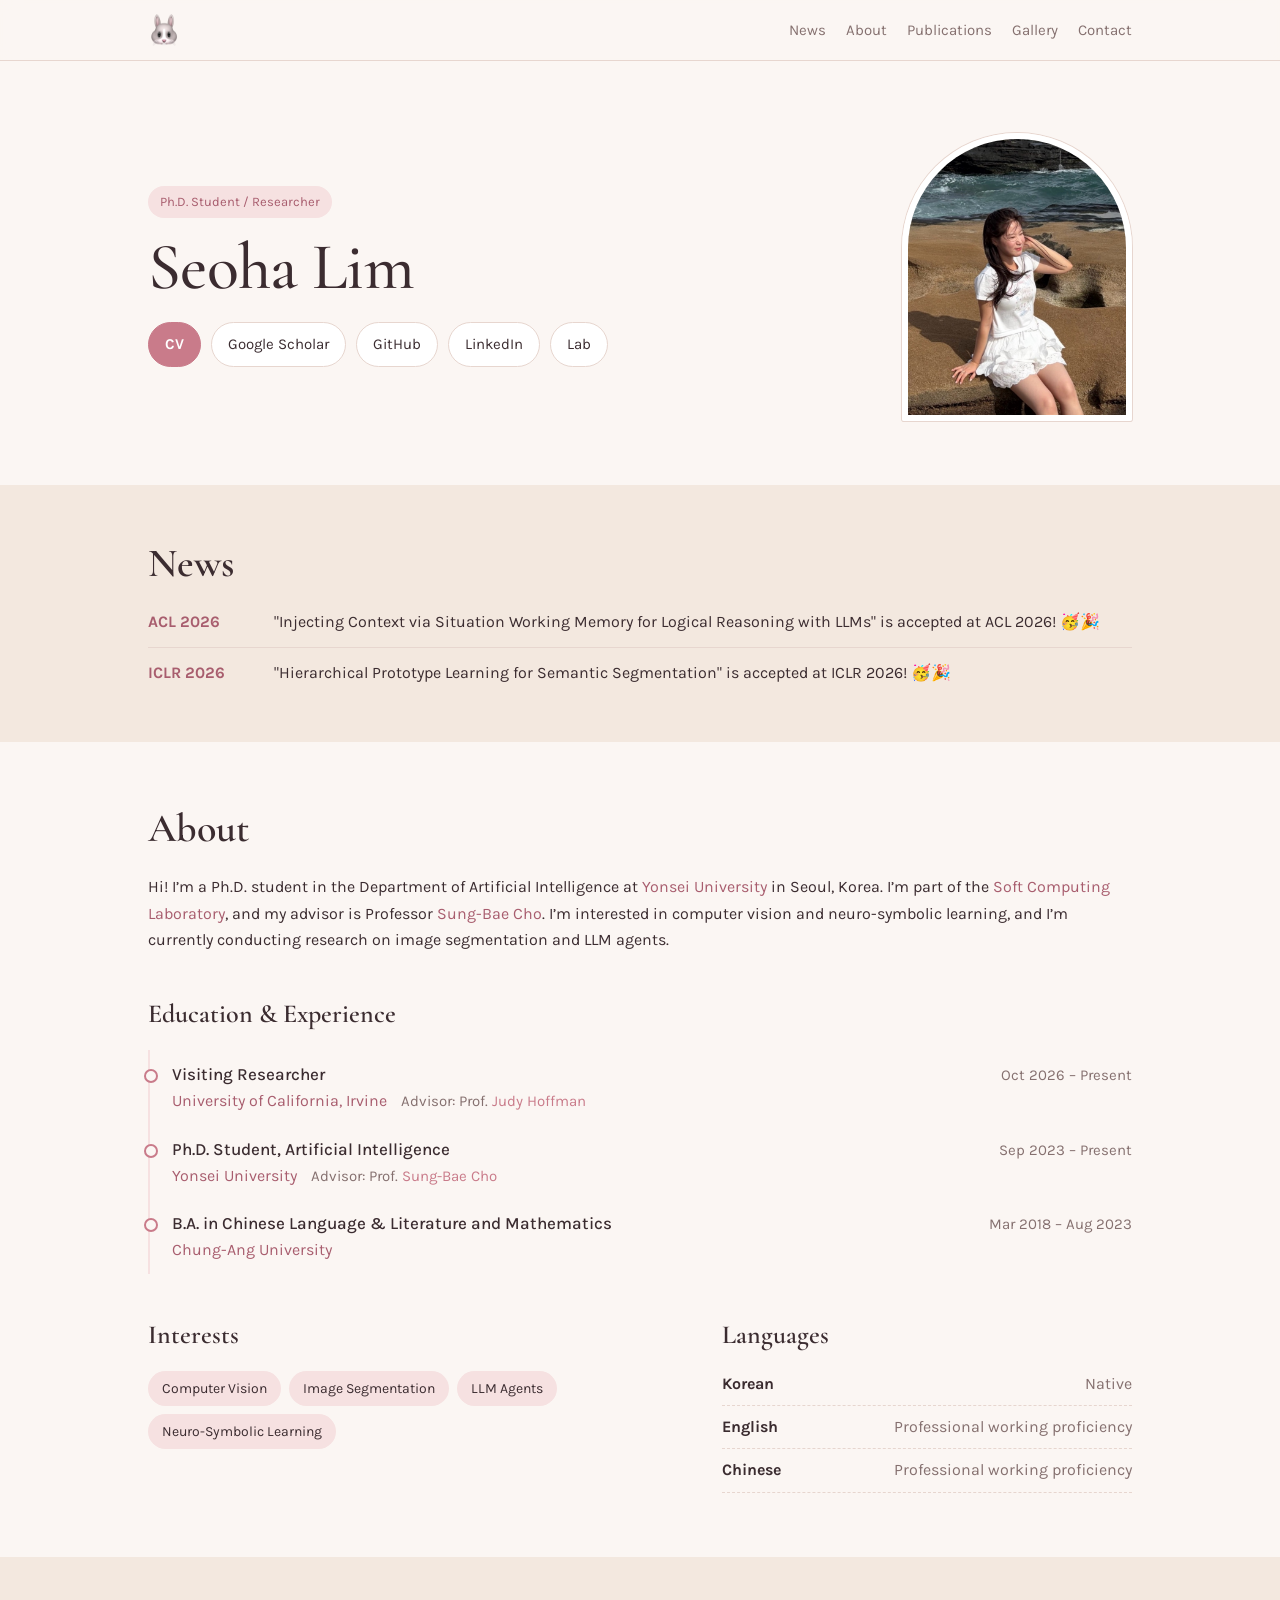
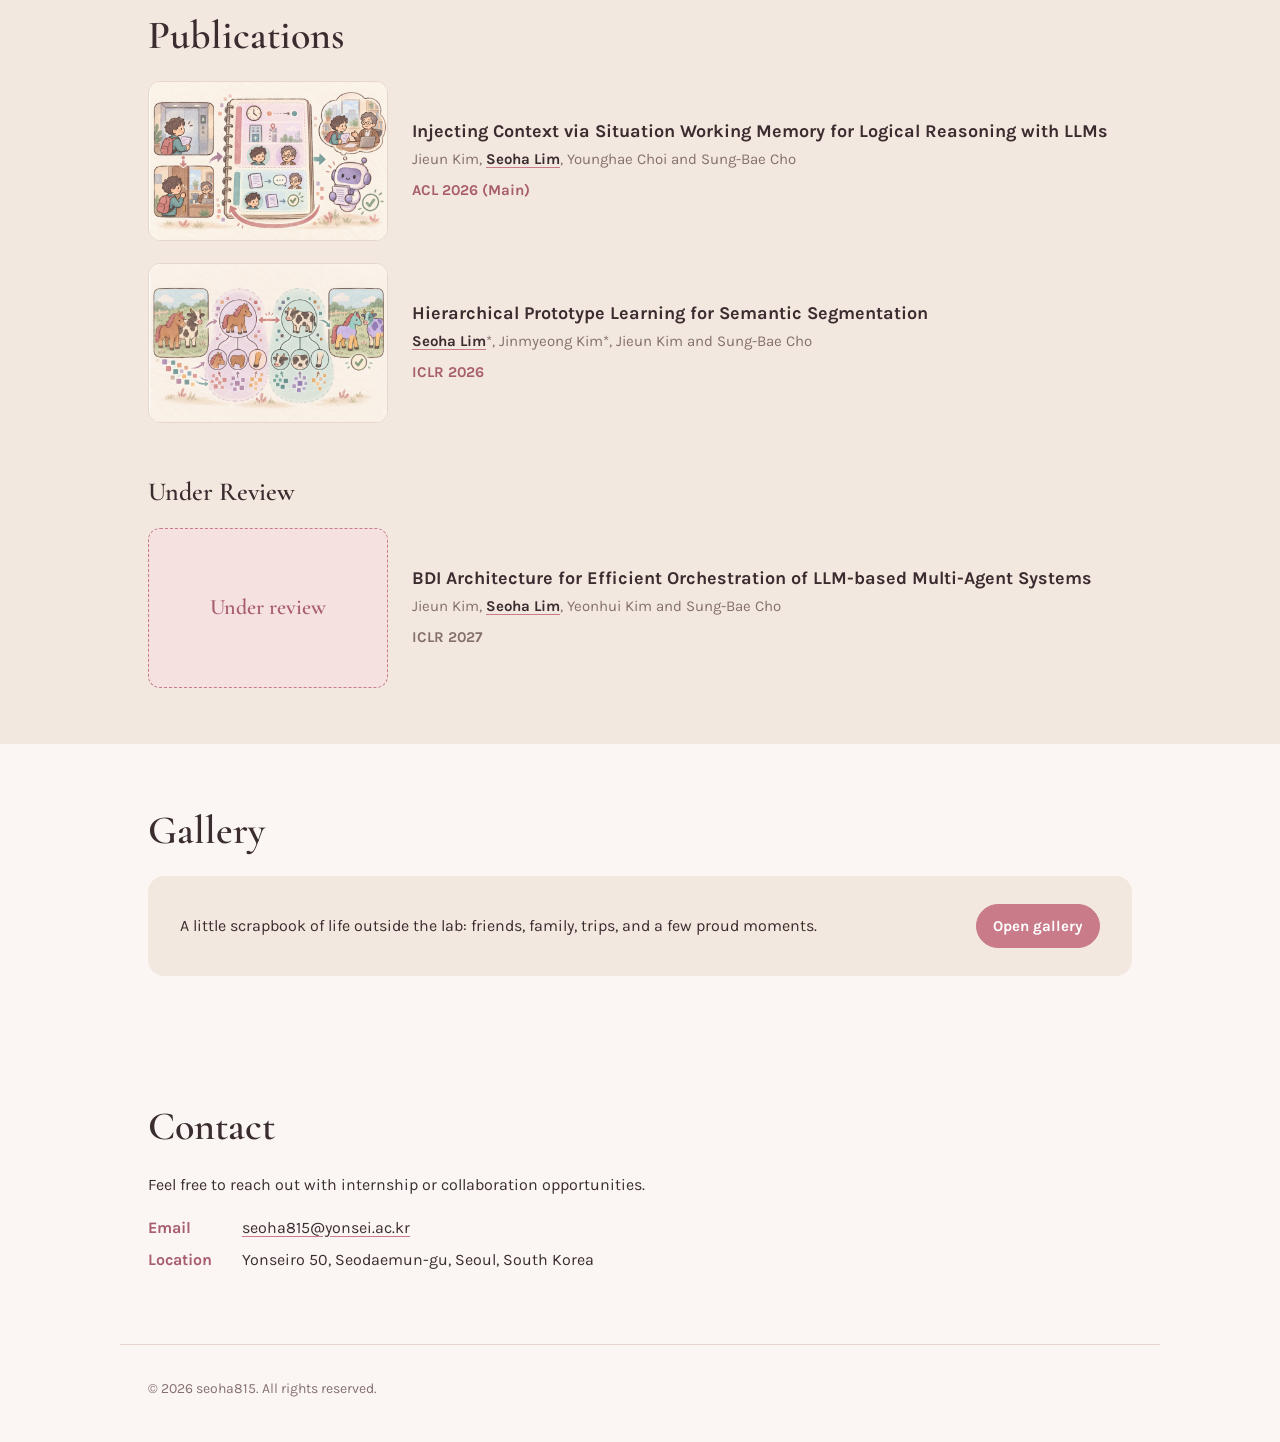
<file: index.html>
<!doctype html>
<html lang="en">
<head>
  <meta charset="utf-8" />
  <meta name="viewport" content="width=device-width, initial-scale=1" />
  <title>Seoha Lim</title>
  <link rel="icon" href="assets/bunny.png" type="image/png">
  <link rel="preconnect" href="https://fonts.googleapis.com">
  <link rel="preconnect" href="https://fonts.gstatic.com" crossorigin>
  <link href="https://fonts.googleapis.com/css2?family=Cormorant+Garamond:wght@500;600&family=Karla:wght@400;500;700&display=swap" rel="stylesheet">
  <link rel="stylesheet" href="style.css" />
</head>

<body>
  <header class="top">
    <div class="container nav">
      <a class="brand" href="#">
        <img src="assets/bunny.png" alt="seoha815" class="brand-logo">
      </a>
      <nav class="menu">
        <a href="#news">News</a>
        <a href="#about">About</a>
        <a href="#works">Publications</a>
        <a href="#gallery">Gallery</a>
        <a href="#contact">Contact</a>
      </nav>
    </div>
  </header>

  <main>
    <!-- Hero -->
    <section class="hero container">
      <div class="hero-text">
        <p class="badge">Ph.D. Student / Researcher</p>
        <h1>Seoha Lim</h1>
        <div class="cta">
          <a class="btn primary" href="assets/CV_Seoha.pdf" target="_blank" rel="noopener">CV</a>
          <a class="btn" href="https://scholar.google.com/citations?user=-a-CrCkAAAAJ&hl=ko" target="_blank" rel="noopener">Google Scholar</a>
          <a class="btn" href="https://github.com/seoha815" target="_blank" rel="noopener">GitHub</a>
          <a class="btn" href="https://www.linkedin.com/in/seoha-lim-397191353/" target="_blank" rel="noopener">LinkedIn</a>
          <a class="btn" href="https://sclab.yonsei.ac.kr/" target="_blank" rel="noopener">Lab</a>
        </div>
      </div>

      <div class="hero-photo">
        <img class="avatar" src="assets/profile2.jpeg" alt="Profile photo of Seoha Lim" />
      </div>
    </section>

    <!-- News -->
    <section class="band">
      <div class="container">
        <h2 id="news">News</h2>
        <ul class="news-list">
          <li><span class="news">ACL 2026</span> "Injecting Context via Situation Working Memory for Logical Reasoning with LLMs" is accepted at ACL 2026! 🥳🎉</li>
          <li><span class="news">ICLR 2026</span> "Hierarchical Prototype Learning for Semantic Segmentation" is accepted at ICLR 2026! 🥳🎉</li>
        </ul>
      </div>
    </section>

    <!-- About -->
    <section class="section">
      <div class="container">
        <h2 id="about">About</h2>
        <p class="prose">
          Hi! I’m a Ph.D. student in the Department of Artificial Intelligence at <a class="text-link" href="https://www.yonsei.ac.kr/" target="_blank" rel="noopener">Yonsei University</a> in Seoul, Korea.
          I’m part of the <a class="text-link" href="https://sclab.yonsei.ac.kr/" target="_blank" rel="noopener">Soft Computing Laboratory</a>, and my advisor is Professor <a class="text-link" href="https://scholar.google.com/citations?user=px5LGgMAAAAJ&amp;hl=ko" target="_blank" rel="noopener">Sung-Bae Cho</a>.
          I’m interested in computer vision and neuro-symbolic learning, and I’m currently conducting research on image segmentation and LLM agents.
        </p>

        <h3>Education &amp; Experience</h3>
        <ul class="edu">
          <li>
            <div>
              <div class="edu-school">Visiting Researcher</div>
              <div class="edu-desc">
                University of California, Irvine
                <span class="edu-advisor">Advisor: Prof. <a class="text-link" href="https://jhoffman.github.io/" target="_blank" rel="noopener">Judy Hoffman</a></span>
              </div>
            </div>
            <div class="edu-date">Oct 2026 – Present</div>
          </li>

          <li>
            <div>
              <div class="edu-school">Ph.D. Student, Artificial Intelligence</div>
              <div class="edu-desc">
                Yonsei University
                <span class="edu-advisor">Advisor: Prof. <a class="text-link" href="https://scholar.google.com/citations?user=px5LGgMAAAAJ&amp;hl=ko" target="_blank" rel="noopener">Sung-Bae Cho</a></span>
              </div>
            </div>
            <div class="edu-date">Sep 2023 – Present</div>
          </li>

          <li>
            <div>
              <div class="edu-school">B.A. in Chinese Language &amp; Literature and Mathematics</div>
              <div class="edu-desc">Chung-Ang University</div>
            </div>
            <div class="edu-date">Mar 2018 – Aug 2023</div>
          </li>
        </ul>

        <div class="two-col">
          <div>
            <h3 id="interests">Interests</h3>
            <div class="chips">
              <span>Computer Vision</span>
              <span>Image Segmentation</span>
              <span>LLM Agents</span>
              <span>Neuro-Symbolic Learning</span>
            </div>
          </div>

          <div>
            <h3 id="languages">Languages</h3>
            <dl class="langs">
              <div><dt>Korean</dt><dd>Native</dd></div>
              <div><dt>English</dt><dd>Professional working proficiency</dd></div>
              <div><dt>Chinese</dt><dd>Professional working proficiency</dd></div>
            </dl>
          </div>
        </div>
      </div>
    </section>

    <!-- Publications -->
    <section class="band">
      <div class="container">
        <h2 id="works">Publications</h2>

        <div class="works">
          <div class="work-row">
            <a href="https://aclanthology.org/2026.acl-long.1499/" target="_blank" rel="noopener" class="work-link-thumb">
              <img class="work-thumb" src="assets/Situw_thumbnail.png" alt="SituW thumbnail" />
            </a>
            <div class="work-text">
              <a href="https://aclanthology.org/2026.acl-long.1499/" target="_blank" rel="noopener" class="paper-title-link">
                <div class="paper-title">Injecting Context via Situation Working Memory for Logical Reasoning with LLMs</div>
              </a>
              <div class="paper-authors">Jieun Kim, <span class="me">Seoha Lim</span>, Younghae Choi and Sung-Bae Cho</div>
              <div class="paper-accept">ACL 2026 (Main)</div>
            </div>
          </div>

          <div class="work-row">
            <a href="https://iclr.cc/virtual/2026/poster/10006745" target="_blank" rel="noopener" class="work-link-thumb">
              <img class="work-thumb" src="assets/HiPoSeg_thumbnail.png" alt="HiPoSeg thumbnail" />
            </a>
            <div class="work-text">
              <a href="https://iclr.cc/virtual/2026/poster/10006745" target="_blank" rel="noopener" class="paper-title-link">
                <div class="paper-title">Hierarchical Prototype Learning for Semantic Segmentation</div>
              </a>
              <div class="paper-authors"><span class="me">Seoha Lim</span>*, Jinmyeong Kim*, Jieun Kim and Sung-Bae Cho</div>
              <div class="paper-accept">ICLR 2026</div>
            </div>
          </div>
        </div>

        <h3 class="sub-heading">Under Review</h3>
        <div class="works">
          <div class="work-row">
            <div class="work-thumb thumb-placeholder" aria-hidden="true">Under review</div>
            <div class="work-text">
              <div class="paper-title">BDI Architecture for Efficient Orchestration of LLM-based Multi-Agent Systems</div>
              <div class="paper-authors">Jieun Kim, <span class="me">Seoha Lim</span>, Yeonhui Kim and Sung-Bae Cho</div>
              <div class="paper-accept review">ICLR 2027</div>
            </div>
          </div>
        </div>
      </div>
    </section>

    <!-- Gallery (entry only — photos live on gallery.html) -->
    <section class="section">
      <div class="container">
        <h2 id="gallery">Gallery</h2>
        <div class="gallery-entry">
          <p class="prose">A little scrapbook of life outside the lab: friends, family, trips, and a few proud moments.</p>
          <a class="btn primary" href="gallery.html">Open gallery</a>
        </div>
      </div>
    </section>

    <!-- Contact -->
    <section class="section">
      <div class="container">
        <h2 id="contact">Contact</h2>
        <p class="prose">Feel free to reach out with internship or collaboration opportunities.</p>
        <div class="contact-card">
          <p><strong>Email</strong> <a href="mailto:seoha815@yonsei.ac.kr">seoha815@yonsei.ac.kr</a></p>
          <p><strong>Location</strong> Yonseiro 50, Seodaemun-gu, Seoul, South Korea</p>
        </div>
      </div>
    </section>

    <footer class="footer container">
      <p class="muted">© <span id="y"></span> seoha815. All rights reserved.</p>
    </footer>
  </main>

  <script>
    document.getElementById("y").textContent = new Date().getFullYear();
  </script>
</body>
</html>
</file>
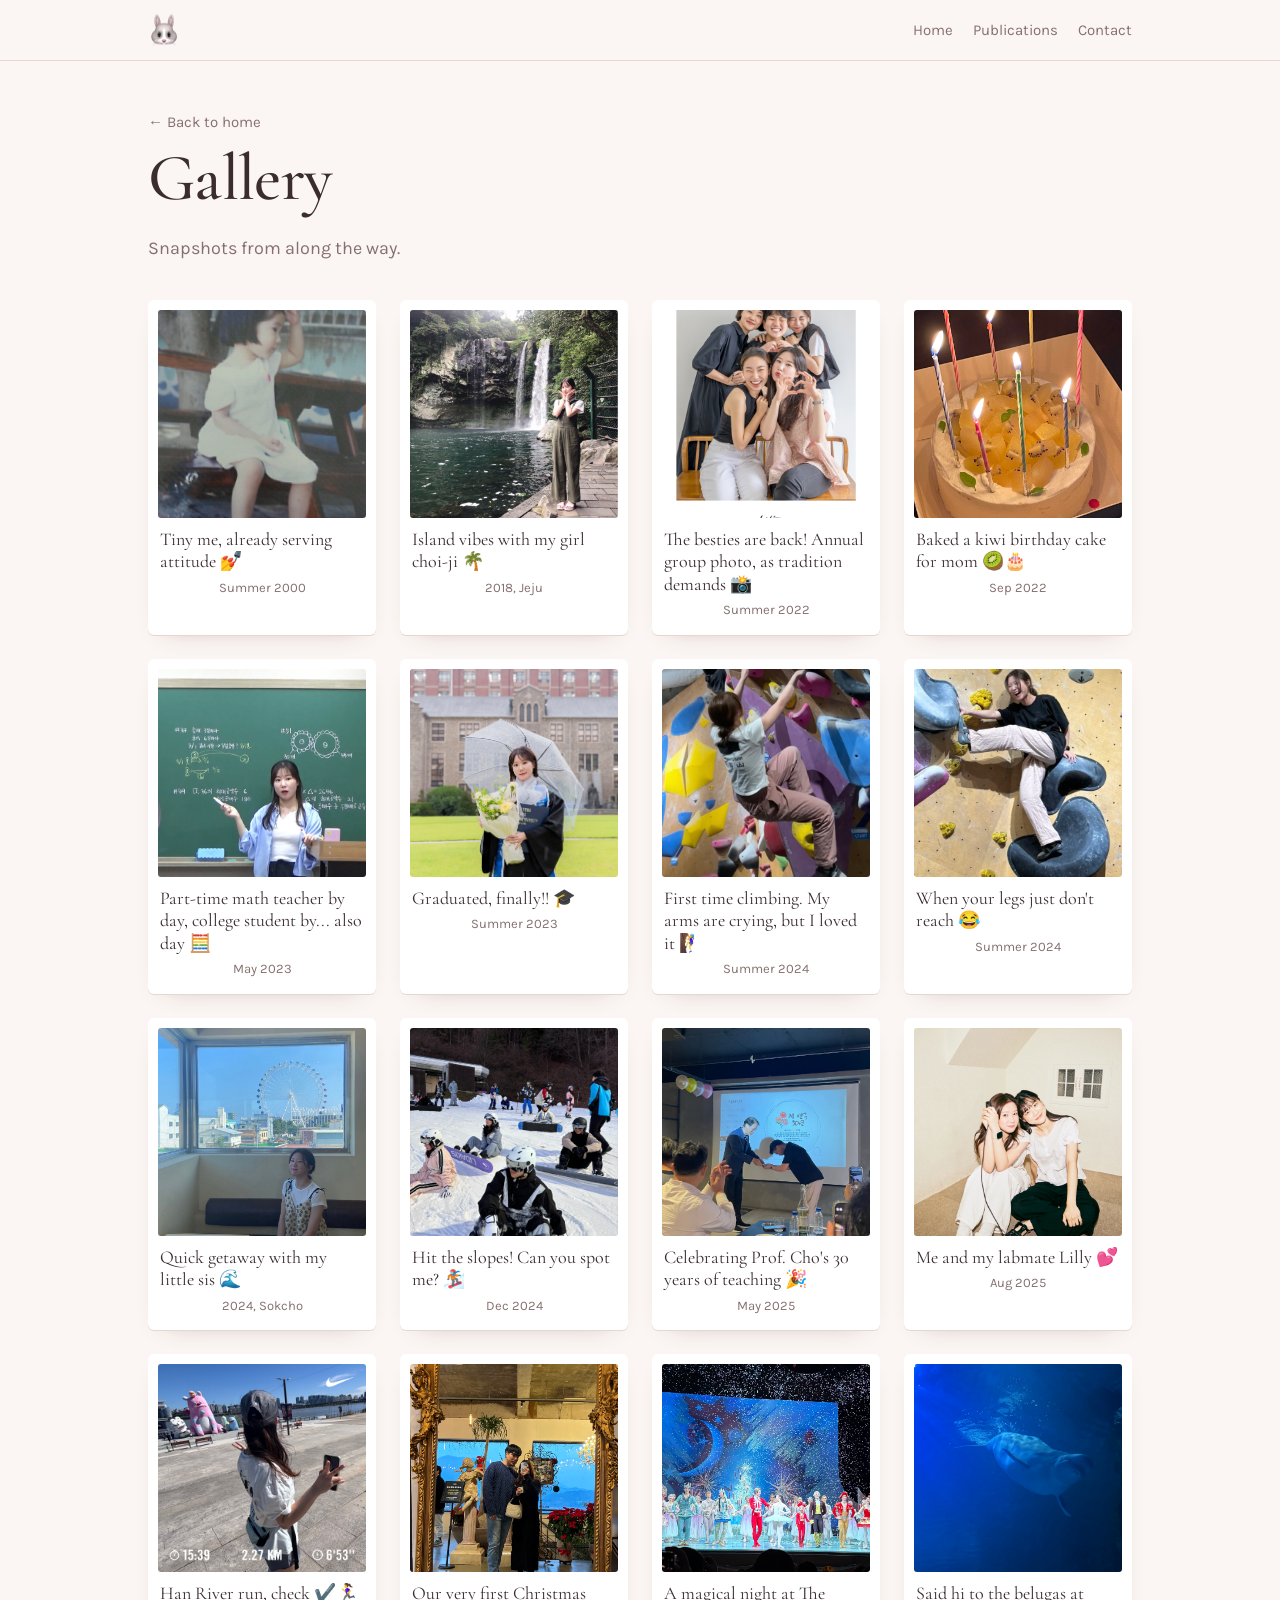
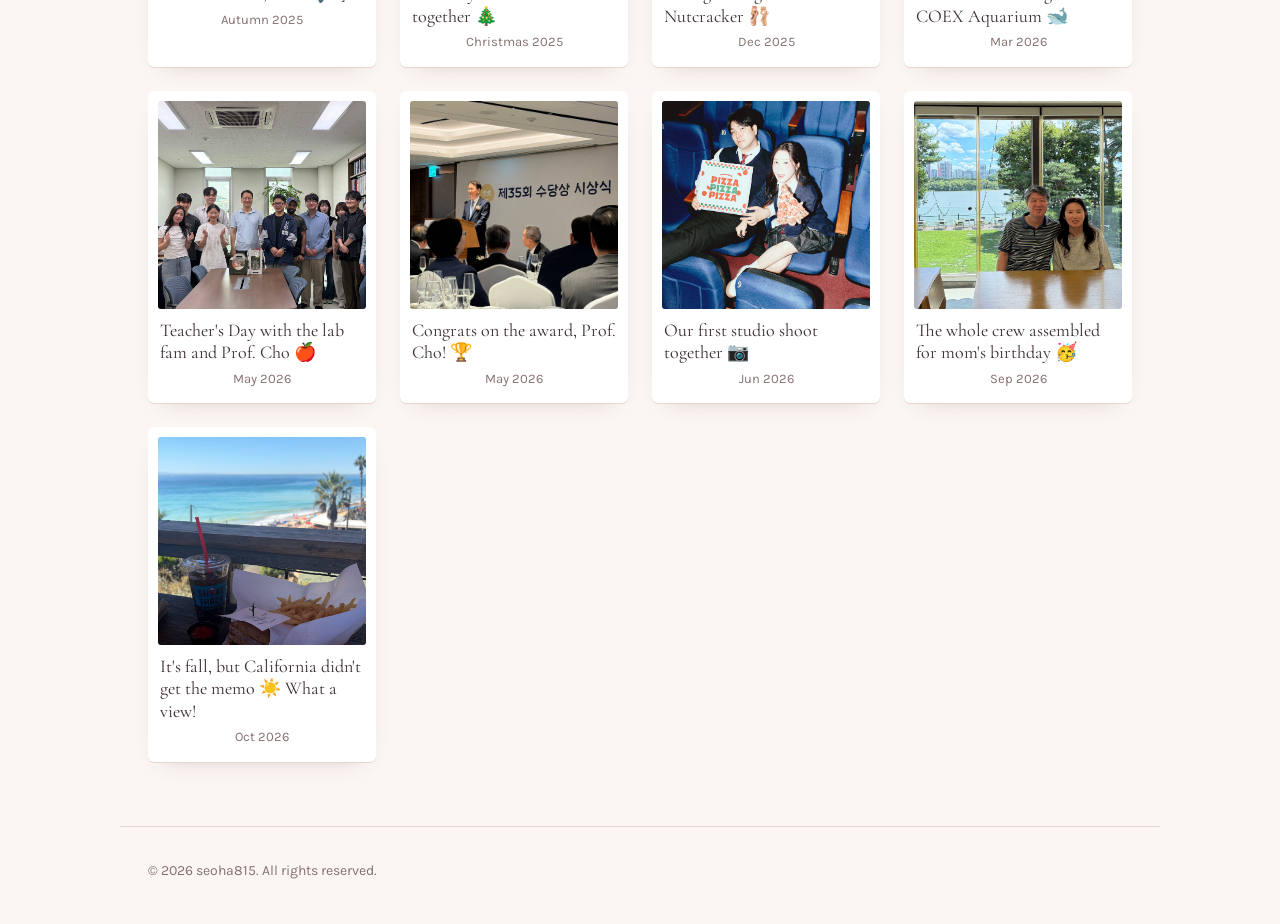
<file: gallery.html>
<!doctype html>
<html lang="en">
<head>
  <meta charset="utf-8" />
  <meta name="viewport" content="width=device-width, initial-scale=1" />
  <title>Gallery · Seoha Lim</title>
  <link rel="icon" href="assets/bunny.png" type="image/png">
  <link rel="preconnect" href="https://fonts.googleapis.com">
  <link rel="preconnect" href="https://fonts.gstatic.com" crossorigin>
  <link href="https://fonts.googleapis.com/css2?family=Cormorant+Garamond:wght@500;600&family=Karla:wght@400;500;700&display=swap" rel="stylesheet">
  <link rel="stylesheet" href="style.css" />
</head>

<body>
  <header class="top">
    <div class="container nav">
      <a class="brand" href="index.html">
        <img src="assets/bunny.png" alt="seoha815" class="brand-logo">
      </a>
      <nav class="menu">
        <a href="index.html">Home</a>
        <a href="index.html#works">Publications</a>
        <a href="index.html#contact">Contact</a>
      </nav>
    </div>
  </header>

  <main>
    <section class="gallery-head container">
      <a class="back-link" href="index.html#gallery">← Back to home</a>
      <h1 class="gallery-title">Gallery</h1>
      <p class="subtitle">Snapshots from along the way.</p>
    </section>

    <section class="section gallery-body">
      <div class="container">
        <!-- 사진 추가: <figure> 블록 하나를 복사해서 src, alt, photo-title, photo-meta만 바꾸면 됩니다 -->
        <div class="gallery">
          <figure class="photo">
            <img src="assets/01.jpeg" alt="Tiny me, already serving attitude 💅" loading="lazy">
            <figcaption>
              <span class="photo-title">Tiny me, already serving attitude 💅</span>
              <span class="photo-meta">Summer 2000</span>
            </figcaption>
          </figure>
          <figure class="photo">
            <img src="assets/02.jpeg" alt="Island vibes with my girl choi-ji 🌴" loading="lazy">
            <figcaption>
              <span class="photo-title">Island vibes with my girl choi-ji 🌴</span>
              <span class="photo-meta">2018, Jeju</span>
            </figcaption>
          </figure>
          <figure class="photo">
            <img src="assets/03.jpeg" alt="The besties are back! Annual group photo, as tradition demands 📸" loading="lazy">
            <figcaption>
              <span class="photo-title">The besties are back! Annual group photo, as tradition demands 📸</span>
              <span class="photo-meta">Summer 2022</span>
            </figcaption>
          </figure>
          <figure class="photo">
            <img src="assets/04.jpeg" alt="Baked a kiwi birthday cake for mom 🥝🎂" loading="lazy">
            <figcaption>
              <span class="photo-title">Baked a kiwi birthday cake for mom 🥝🎂</span>
              <span class="photo-meta">Sep 2022</span>
            </figcaption>
          </figure>
          <figure class="photo">
            <img src="assets/05.jpeg" alt="Part-time math teacher by day, college student by... also day 🧮" loading="lazy">
            <figcaption>
              <span class="photo-title">Part-time math teacher by day, college student by... also day 🧮</span>
              <span class="photo-meta">May 2023</span>
            </figcaption>
          </figure>
          <figure class="photo">
            <img src="assets/06.jpeg" alt="Graduated, finally!! 🎓" loading="lazy">
            <figcaption>
              <span class="photo-title">Graduated, finally!! 🎓</span>
              <span class="photo-meta">Summer 2023</span>
            </figcaption>
          </figure>
          <figure class="photo">
            <img src="assets/07.jpeg" alt="First time climbing. My arms are crying, but I loved it 🧗‍♀️" loading="lazy">
            <figcaption>
              <span class="photo-title">First time climbing. My arms are crying, but I loved it 🧗‍♀️</span>
              <span class="photo-meta">Summer 2024</span>
            </figcaption>
          </figure>
          <figure class="photo">
            <img src="assets/08.jpeg" alt="When your legs just don&#x27;t reach 😂" loading="lazy">
            <figcaption>
              <span class="photo-title">When your legs just don't reach 😂</span>
              <span class="photo-meta">Summer 2024</span>
            </figcaption>
          </figure>
          <figure class="photo">
            <img src="assets/09.jpeg" alt="Quick getaway with my little sis 🌊" loading="lazy">
            <figcaption>
              <span class="photo-title">Quick getaway with my little sis 🌊</span>
              <span class="photo-meta">2024, Sokcho</span>
            </figcaption>
          </figure>
          <figure class="photo">
            <img src="assets/10.jpeg" alt="Hit the slopes! Can you spot me? 🏂" loading="lazy">
            <figcaption>
              <span class="photo-title">Hit the slopes! Can you spot me? 🏂</span>
              <span class="photo-meta">Dec 2024</span>
            </figcaption>
          </figure>
          <figure class="photo">
            <img src="assets/11.jpeg" alt="Celebrating my advisor Prof. Cho&#x27;s 30 years of teaching 🎉" loading="lazy">
            <figcaption>
              <span class="photo-title">Celebrating Prof. Cho's 30 years of teaching 🎉</span>
              <span class="photo-meta">May 2025</span>
            </figcaption>
          </figure>
          <figure class="photo">
            <img src="assets/12.jpeg" alt="Me and my labmate Lilly 💕" loading="lazy">
            <figcaption>
              <span class="photo-title">Me and my labmate Lilly 💕</span>
              <span class="photo-meta">Aug 2025</span>
            </figcaption>
          </figure>
          <figure class="photo">
            <img src="assets/13.jpeg" alt="Han River run, check ✔️🏃‍♀️" loading="lazy">
            <figcaption>
              <span class="photo-title">Han River run, check ✔️🏃‍♀️</span>
              <span class="photo-meta">Autumn 2025</span>
            </figcaption>
          </figure>
          <figure class="photo">
            <img src="assets/14.jpeg" alt="Our very first Christmas together 🎄" loading="lazy">
            <figcaption>
              <span class="photo-title">Our very first Christmas together 🎄</span>
              <span class="photo-meta">Christmas 2025</span>
            </figcaption>
          </figure>
          <figure class="photo">
            <img src="assets/15.jpeg" alt="A magical night at The Nutcracker 🩰" loading="lazy">
            <figcaption>
              <span class="photo-title">A magical night at The Nutcracker 🩰</span>
              <span class="photo-meta">Dec 2025</span>
            </figcaption>
          </figure>
          <figure class="photo">
            <img src="assets/16.jpeg" alt="Said hi to the belugas at COEX Aquarium 🐋" loading="lazy">
            <figcaption>
              <span class="photo-title">Said hi to the belugas at COEX Aquarium 🐋</span>
              <span class="photo-meta">Mar 2026</span>
            </figcaption>
          </figure>
          <figure class="photo">
            <img src="assets/17.jpeg" alt="Teacher&#x27;s Day with the lab fam and Prof. Cho 🍎" loading="lazy">
            <figcaption>
              <span class="photo-title">Teacher's Day with the lab fam and Prof. Cho 🍎</span>
              <span class="photo-meta">May 2026</span>
            </figcaption>
          </figure>
          <figure class="photo">
            <img src="assets/18.jpeg" alt="Congrats on the award, Prof. Cho! 🏆" loading="lazy">
            <figcaption>
              <span class="photo-title">Congrats on the award, Prof. Cho! 🏆</span>
              <span class="photo-meta">May 2026</span>
            </figcaption>
          </figure>
          <figure class="photo">
            <img src="assets/19.jpeg" alt="Our first studio shoot together 📷" loading="lazy">
            <figcaption>
              <span class="photo-title">Our first studio shoot together 📷</span>
              <span class="photo-meta">Jun 2026</span>
            </figcaption>
          </figure>
          <figure class="photo">
            <img src="assets/20.jpeg" alt="The whole crew assembled for mom&#x27;s birthday 🥳" loading="lazy">
            <figcaption>
              <span class="photo-title">The whole crew assembled for mom's birthday 🥳</span>
              <span class="photo-meta">Sep 2026</span>
            </figcaption>
          </figure>
          <figure class="photo">
            <img src="assets/21.jpeg" alt="It&#x27;s fall, but California didn&#x27;t get the memo ☀️ What a view!" loading="lazy">
            <figcaption>
              <span class="photo-title">It's fall, but California didn't get the memo ☀️ What a view!</span>
              <span class="photo-meta">Oct 2026</span>
            </figcaption>
          </figure>
        </div>
      </div>
    </section>

    <footer class="footer container">
      <p class="muted">© <span id="y"></span> seoha815. All rights reserved.</p>
    </footer>
  </main>

  <script>
    document.getElementById("y").textContent = new Date().getFullYear();
  </script>
</body>
</html>
</file>
<file: style.css>
/* =========================================================
   Blush paper theme — pale pink + sand beige
   ========================================================= */
:root{
  --paper:   #FBF6F3;  /* 배경: 분홍빛이 살짝 도는 종이색 */
  --sand:    #F3E8DF;  /* 띠 섹션(News, Publications) 배경 */
  --blush:   #F6E1E1;  /* 칩, 버튼 hover */
  --rose:    #C97B8A;  /* 포인트 색 (더스티 로즈) */
  --rose-dk: #A85D6E;  /* 포인트 hover / 강조 */
  --ink:     #3B2C30;  /* 본문 글자 (짙은 자두빛 갈색) */
  --muted:   #85706F;  /* 보조 글자 */
  --line:    #E7D6CF;  /* 구분선 */

  --serif: "Cormorant Garamond", "Times New Roman", serif;
  --sans:  "Karla", "Helvetica Neue", Arial, sans-serif;
}

*{ box-sizing: border-box; }
html{ scroll-behavior: smooth; }
html, body{ margin: 0; padding: 0; }

body{
  font-family: var(--sans);
  font-size: 16px;
  line-height: 1.65;
  background: var(--paper);
  color: var(--ink);
}

a{ color: inherit; }
a:focus-visible, button:focus-visible{
  outline: 2px solid var(--rose);
  outline-offset: 3px;
  border-radius: 6px;
}

.container{
  max-width: 1040px;
  margin: 0 auto;
  padding: 0 28px;
}

/* 고정 헤더에 섹션 제목이 가리지 않도록 */
h2[id], h3[id]{ scroll-margin-top: 84px; }

/* ---------- Top nav ---------- */
.top{
  position: sticky;
  top: 0;
  z-index: 10;
  background: rgba(251,246,243,.85);
  backdrop-filter: blur(10px);
  border-bottom: 1px solid var(--line);
}
.nav{
  display: flex;
  align-items: center;
  justify-content: space-between;
  gap: 16px;
  padding-top: 14px;
  padding-bottom: 14px;
}
.brand{ display: inline-flex; align-items: center; }
.brand-logo{ height: 32px; width: auto; display: block; }

.menu{ display: flex; flex-wrap: wrap; gap: 4px 20px; }
.menu a{
  text-decoration: none;
  color: var(--muted);
  font-size: 15px;
}
.menu a:hover{ color: var(--rose-dk); }

/* ---------- Hero ---------- */
.hero{
  display: grid;
  grid-template-columns: 1fr auto;
  align-items: center;
  gap: 40px;
  padding-top: 72px;
  padding-bottom: 64px;
}

.badge{
  display: inline-block;
  margin: 0;
  font-size: 13px;
  color: var(--rose-dk);
  background: var(--blush);
  padding: 5px 12px;
  border-radius: 999px;
}

h1{
  font-family: var(--serif);
  font-weight: 500;
  font-style: normal;
  font-size: clamp(42px, 6vw, 66px);
  line-height: .95;
  letter-spacing: -.01em;
  margin: 18px 0 24px;
}

.subtitle{
  margin: 0 0 28px;
  color: var(--muted);
  font-size: 18px;
  max-width: 46ch;
}

.cta{ display: flex; flex-wrap: wrap; gap: 10px; }

.btn{
  display: inline-flex;
  align-items: center;
  padding: 9px 16px;
  border: 1px solid var(--line);
  border-radius: 999px;
  background: #fff;
  color: var(--ink);
  text-decoration: none;
  font-size: 15px;
  transition: background .15s, border-color .15s;
}
.btn:hover{ background: var(--blush); border-color: var(--blush); }
.btn.primary{
  background: var(--rose);
  border-color: var(--rose);
  color: #fff;
  font-weight: 700;
}
.btn.primary:hover{ background: var(--rose-dk); border-color: var(--rose-dk); }

/* 프로필 사진: 아치형 프레임 */
.avatar{
  width: 230px;
  aspect-ratio: 4 / 5;
  object-fit: cover;
  display: block;
  border-radius: 999px 999px 18px 18px;
  border: 6px solid #fff;
  box-shadow: 0 0 0 1px var(--line);
}

/* ---------- Sections ---------- */
.section{ padding: 64px 0; }
.band{
  background: var(--sand);
  padding: 56px 0;
}

h2{
  font-family: var(--serif);
  font-weight: 600;
  font-size: 40px;
  line-height: 1.1;
  margin: 0 0 24px;
}
h3{
  font-family: var(--serif);
  font-weight: 600;
  font-size: 26px;
  margin: 40px 0 14px;
}
.sub-heading{ margin-top: 48px; }

.prose{ max-width: none; margin: 0; }
.muted{ color: var(--muted); }

/* ---------- News ---------- */
.news-list{
  list-style: none;
  margin: 0;
  padding: 0;
  display: grid;
  gap: 12px;
}
.news-list li{
  display: grid;
  grid-template-columns: 110px 1fr;
  gap: 16px;
  padding-bottom: 12px;
  border-bottom: 1px solid var(--line);
}
.news-list li:last-child{ border-bottom: 0; padding-bottom: 0; }
.news{ font-weight: 700; color: var(--rose-dk); }

/* ---------- Education ---------- */
.edu{
  list-style: none;
  padding: 0;
  margin: 0;
  border-left: 2px solid var(--blush);
}
.edu li{
  position: relative;
  display: flex;
  justify-content: space-between;
  align-items: baseline;
  gap: 20px;
  padding: 10px 0 10px 22px;
}
.edu li::before{
  content: "";
  position: absolute;
  left: -6px;
  top: 19px;
  width: 10px;
  height: 10px;
  border-radius: 50%;
  background: var(--paper);
  border: 2px solid var(--rose);
}
.edu-school{ font-size: 17px; font-weight: 500; }
.edu-desc{ color: var(--rose-dk); }
.edu-date{ color: var(--muted); white-space: nowrap; font-size: 15px; }

/* ---------- Interests & Languages ---------- */
.two-col{
  display: grid;
  grid-template-columns: 1.3fr 1fr;
  gap: 40px;
}

.chips{ display: flex; flex-wrap: wrap; gap: 8px; }
.chips span{
  padding: 6px 14px;
  border-radius: 999px;
  background: var(--blush);
  font-size: 14px;
}

.langs{ margin: 0; display: grid; gap: 8px; }
.langs div{
  display: flex;
  justify-content: space-between;
  gap: 16px;
  padding-bottom: 8px;
  border-bottom: 1px dashed var(--line);
}
.langs dt{ font-weight: 700; }
.langs dd{ margin: 0; color: var(--muted); text-align: right; }

/* ---------- Publications ---------- */
.works{ display: grid; gap: 22px; }

.work-row{
  display: flex;
  gap: 24px;
  align-items: center;
}
.work-link-thumb{ display: block; flex-shrink: 0; }
.work-thumb{
  width: 240px;
  aspect-ratio: 3 / 2;
  object-fit: contain;
  background: #fff;
  border-radius: 12px;
  border: 1px solid var(--line);
  flex-shrink: 0;
  display: block;
}
.work-text{ min-width: 0; }

.paper-title{
  font-size: 18px;
  font-weight: 700;
  line-height: 1.35;
  margin-bottom: 4px;
}
.paper-title-link{ text-decoration: none; color: inherit; }
.paper-title-link:hover .paper-title{ color: var(--rose-dk); }

.paper-authors{ font-size: 15px; color: var(--muted); }
.me{ color: var(--ink); font-weight: 700; text-decoration: underline; text-decoration-color: var(--rose); text-underline-offset: 3px; }

.paper-accept{
  margin-top: 6px;
  font-size: 15px;
  font-weight: 700;
  color: var(--rose-dk);
}
.paper-accept.review{ color: var(--muted); }

.pill{
  display: inline-block;
  margin-left: 8px;
  padding: 1px 10px;
  border: 1px solid var(--rose);
  border-radius: 999px;
  font-size: 12px;
  font-weight: 500;
  color: var(--rose-dk);
  vertical-align: middle;
}

/* ---------- Gallery ---------- */
.gallery{
  display: grid;
  grid-template-columns: repeat(auto-fill, minmax(240px, 1fr));
  gap: 28px;
}
.photo{
  margin: 0;
  background: #fff;
  padding: 10px 10px 14px;
  border-radius: 6px;
  box-shadow: 0 1px 0 var(--line), 0 10px 24px -18px rgba(120,70,80,.45);
}
.photo img{
  width: 100%;
  aspect-ratio: 1 / 1;
  object-fit: cover;
  display: block;
  border-radius: 3px;
  background: var(--sand);
}
.photo figcaption{
  display: flex;
  flex-direction: column;   /* 글 → 그 아래 날짜 */
  gap: 4px;
  margin-top: 10px;
  padding: 0 2px;
}
.photo-title{
  font-family: var(--serif);
  font-style: normal;
  font-size: 19px;
  line-height: 1.25;
}
.photo-meta{ font-size: 13px; color: var(--muted); text-align: center; }

/* ---------- Contact & footer ---------- */
.contact-card{ margin-top: 16px; }
.contact-card p{ margin: 6px 0; }
.contact-card strong{ display: inline-block; min-width: 90px; color: var(--rose-dk); }
.contact-card a{ text-decoration-color: var(--rose); text-underline-offset: 3px; }

.footer{
  border-top: 1px solid var(--line);
  padding-top: 18px;
  padding-bottom: 28px;
  font-size: 14px;
}

/* ---------- Responsive ---------- */
@media (max-width: 860px){
  .hero{
    grid-template-columns: 1fr;
    padding-top: 40px;
    padding-bottom: 40px;
  }
  .hero-photo{ order: -1; }
  .avatar{ width: 160px; }

  .two-col{ grid-template-columns: 1fr; gap: 0; }

  .work-row{ align-items: flex-start; gap: 14px; }
  .work-thumb{ width: 110px; }

  .news-list li{ grid-template-columns: 1fr; gap: 2px; }
  .edu li{ flex-direction: column; gap: 0; }

  h2{ font-size: 34px; }
  .section{ padding: 48px 0; }
  .band{ padding: 44px 0; }
}

@media (max-width: 520px){
  .container{ padding: 0 18px; }
  .menu{ gap: 2px 12px; }
  .menu a{ font-size: 14px; }
}

@media (prefers-reduced-motion: reduce){
  html{ scroll-behavior: auto; }
  .btn{ transition: none; }
}

/* ---------- Gallery entry (index) & gallery page ---------- */
.gallery-entry{
  display: flex;
  flex-wrap: wrap;
  align-items: center;
  justify-content: space-between;
  gap: 16px 32px;
  padding: 28px 32px;
  background: var(--sand);
  border-radius: 16px;
}
.gallery-entry .prose{ max-width: none; flex: 1 1 auto; }

.gallery-head{ padding-top: 48px; }
.gallery-title{ margin-top: 12px; }
.gallery-body{ padding-top: 8px; }

.back-link{
  color: var(--muted);
  text-decoration: none;
  font-size: 15px;
}
.back-link:hover{ color: var(--rose-dk); }

/* 사진 수가 많을 때 갤러리 페이지에서는 칸을 조금 더 촘촘하게 */
.gallery-body .gallery{
  grid-template-columns: repeat(auto-fill, minmax(220px, 1fr));
  gap: 24px;
}
.gallery-body .photo-title{ font-size: 18px; }

@media (max-width: 520px){
  .gallery-entry{ padding: 22px 20px; }
  .gallery-body .gallery{ grid-template-columns: 1fr 1fr; gap: 14px; }
  .gallery-body .photo{ padding: 6px 6px 10px; }
  .gallery-body .photo figcaption{ flex-direction: column; gap: 2px; }
  .gallery-body .photo-title{ font-size: 16px; }
}

/* ---------- About 링크 ---------- */
.text-link{
  color: var(--rose-dk);
  text-decoration: none;
}
.text-link:hover{
  text-decoration: underline;
  text-underline-offset: 3px;
}

/* ---------- Under review 썸네일 자리 ---------- */
.thumb-placeholder{
  display: flex;
  align-items: center;
  justify-content: center;
  text-align: center;
  padding: 8px;
  font-family: var(--serif);
  font-weight: 600;
  font-size: 22px;
  color: var(--rose-dk);
  background: var(--blush);
  border: 1px dashed var(--rose);
}
@media (max-width: 860px){
  .thumb-placeholder{ font-size: 15px; }
}

/* ---------- Education: 학교 옆 지도교수 ---------- */
.edu-advisor{
  color: var(--muted);      /* 날짜와 같은 색 */
  font-size: 15px;
  margin-left: 10px;
}
.edu-advisor .text-link{ color: var(--rose); }   /* 링크는 핑크 */
.edu-advisor .text-link:hover{ color: var(--rose-dk); }

@media (max-width: 520px){
  .edu-advisor{ display: block; margin-left: 0; }
}
</file>
